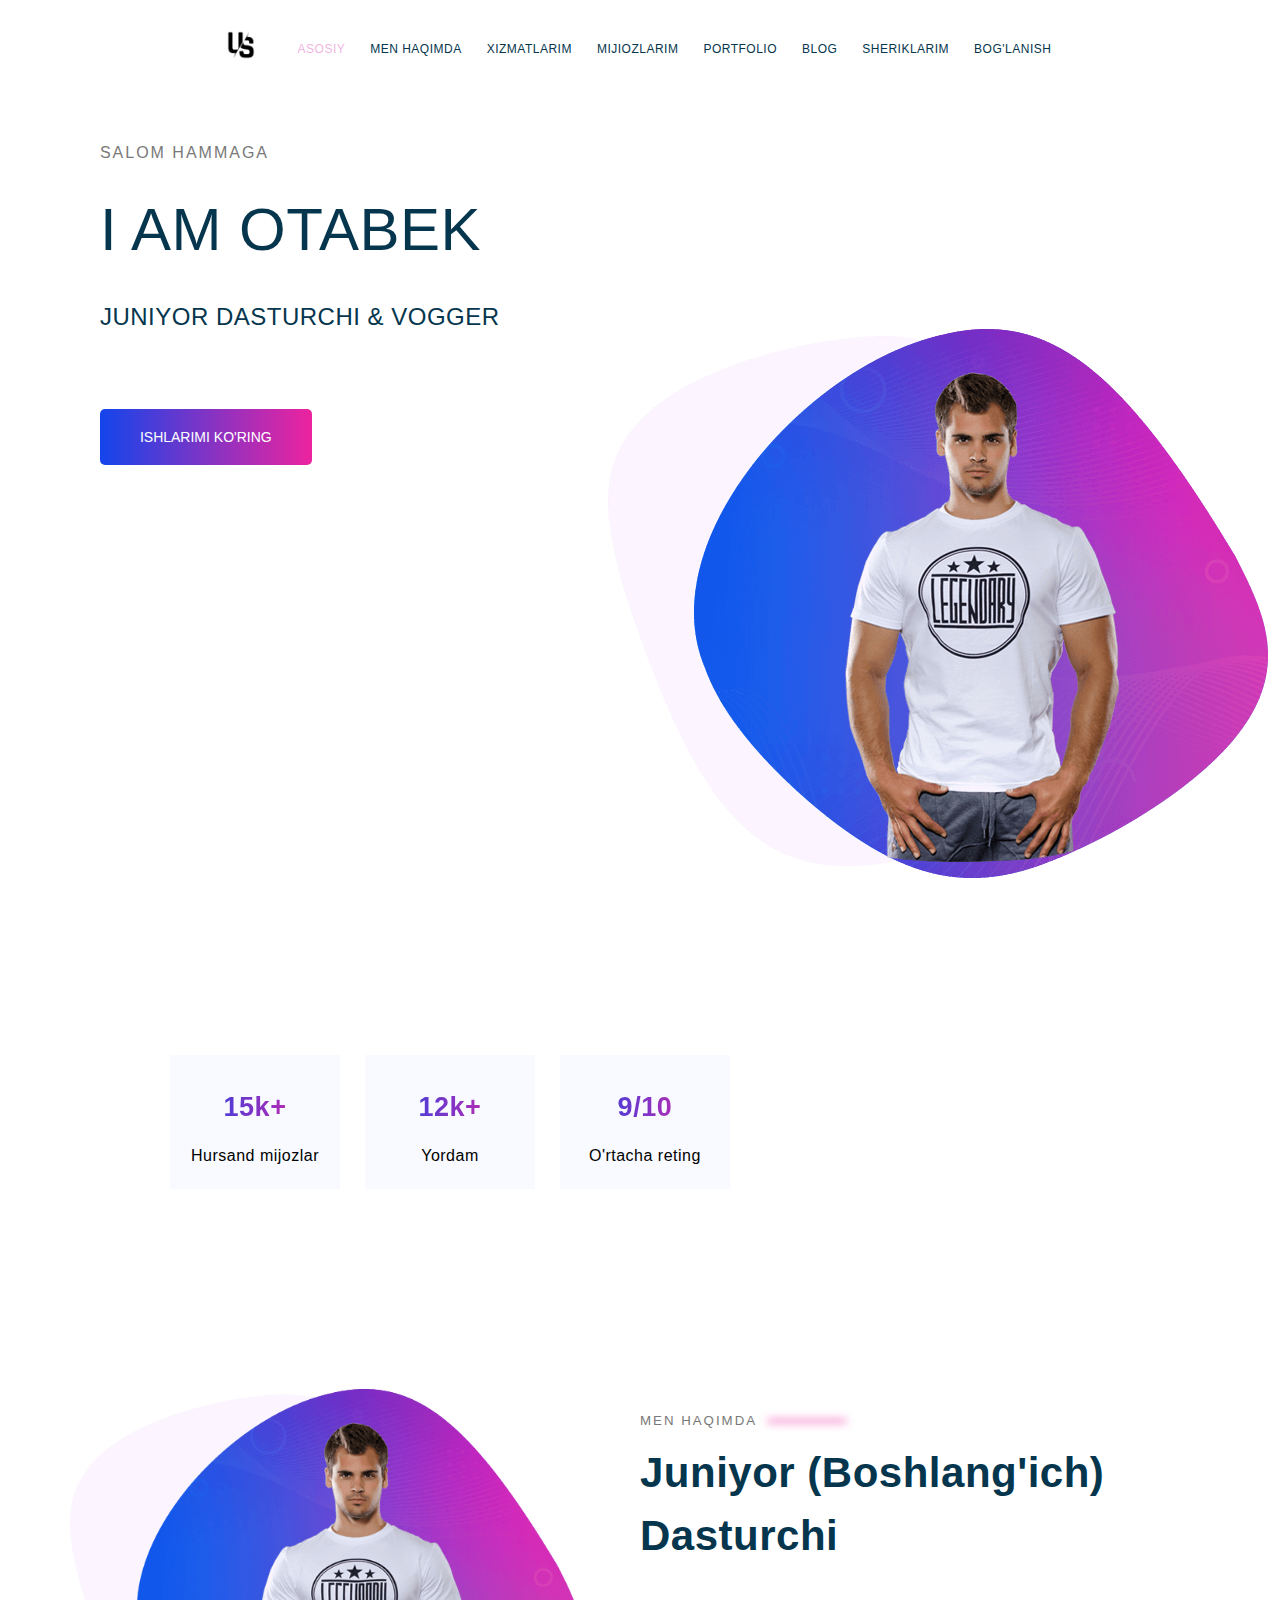
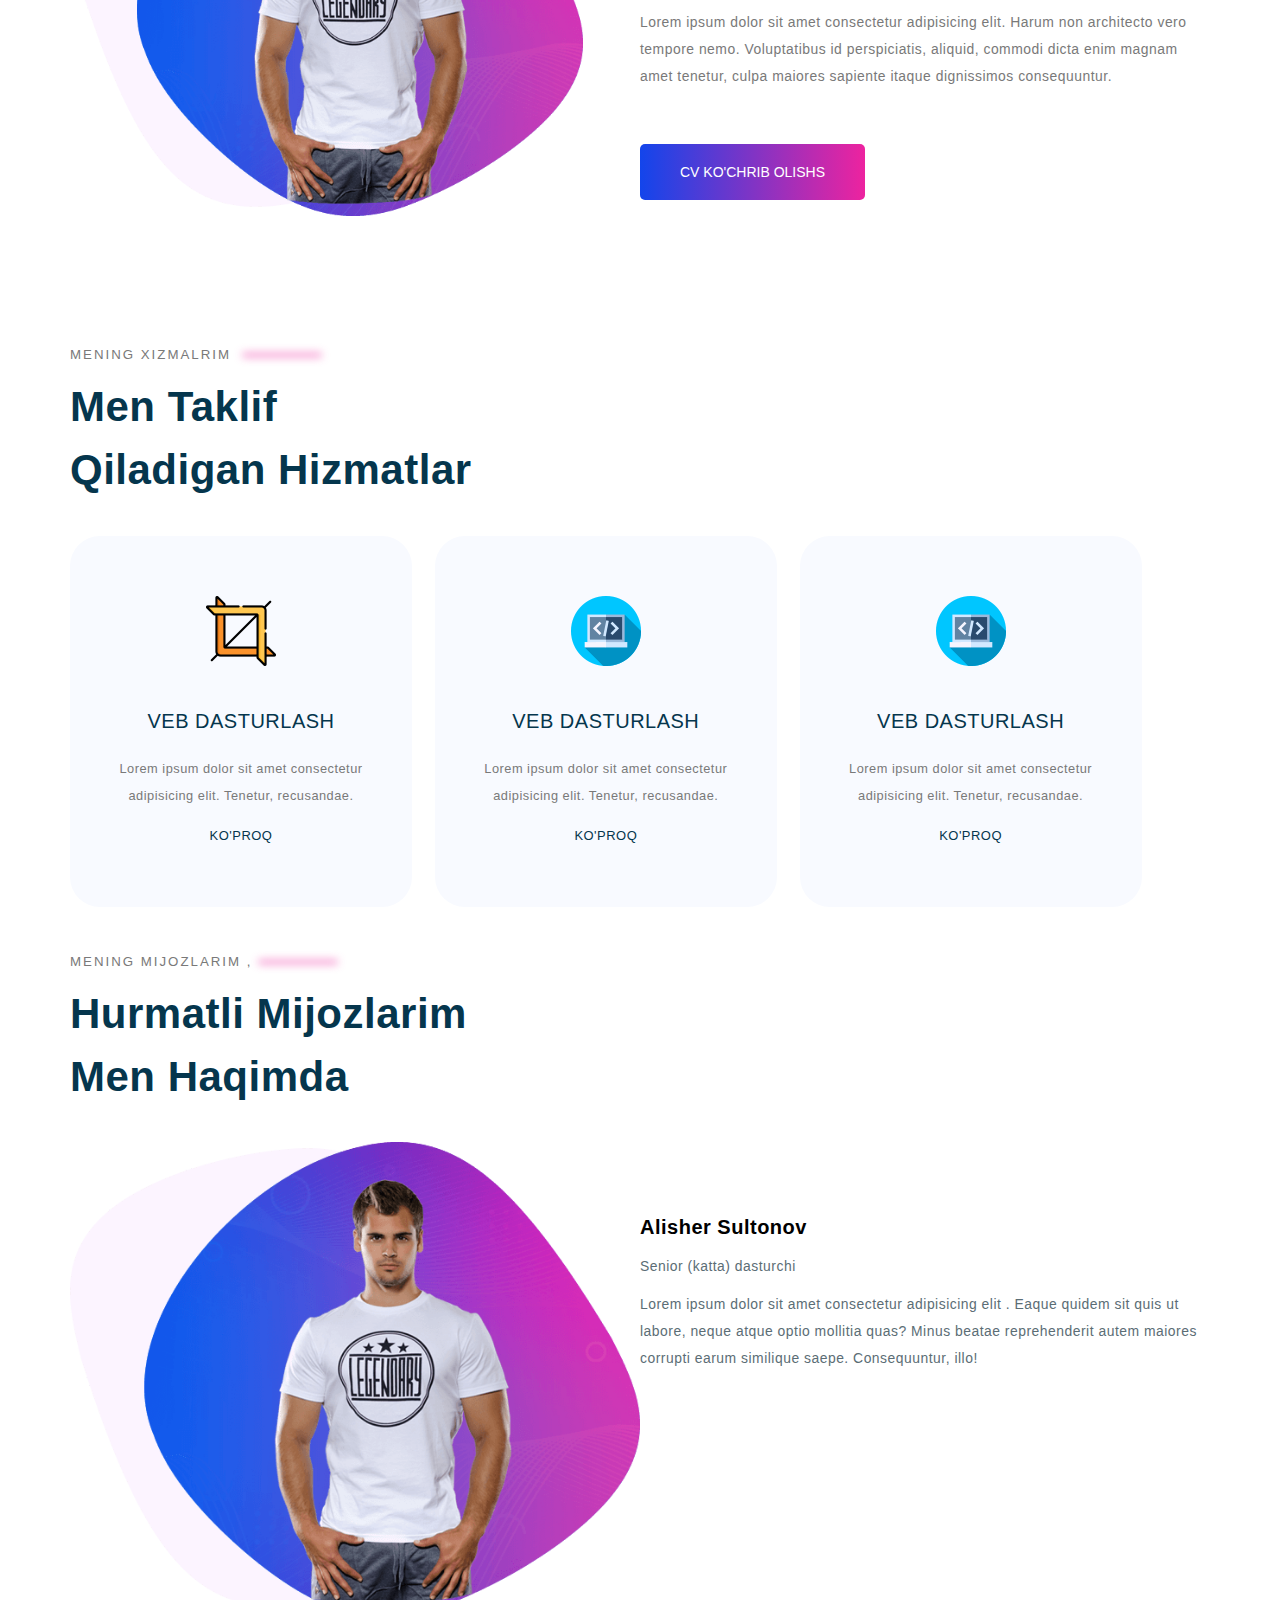
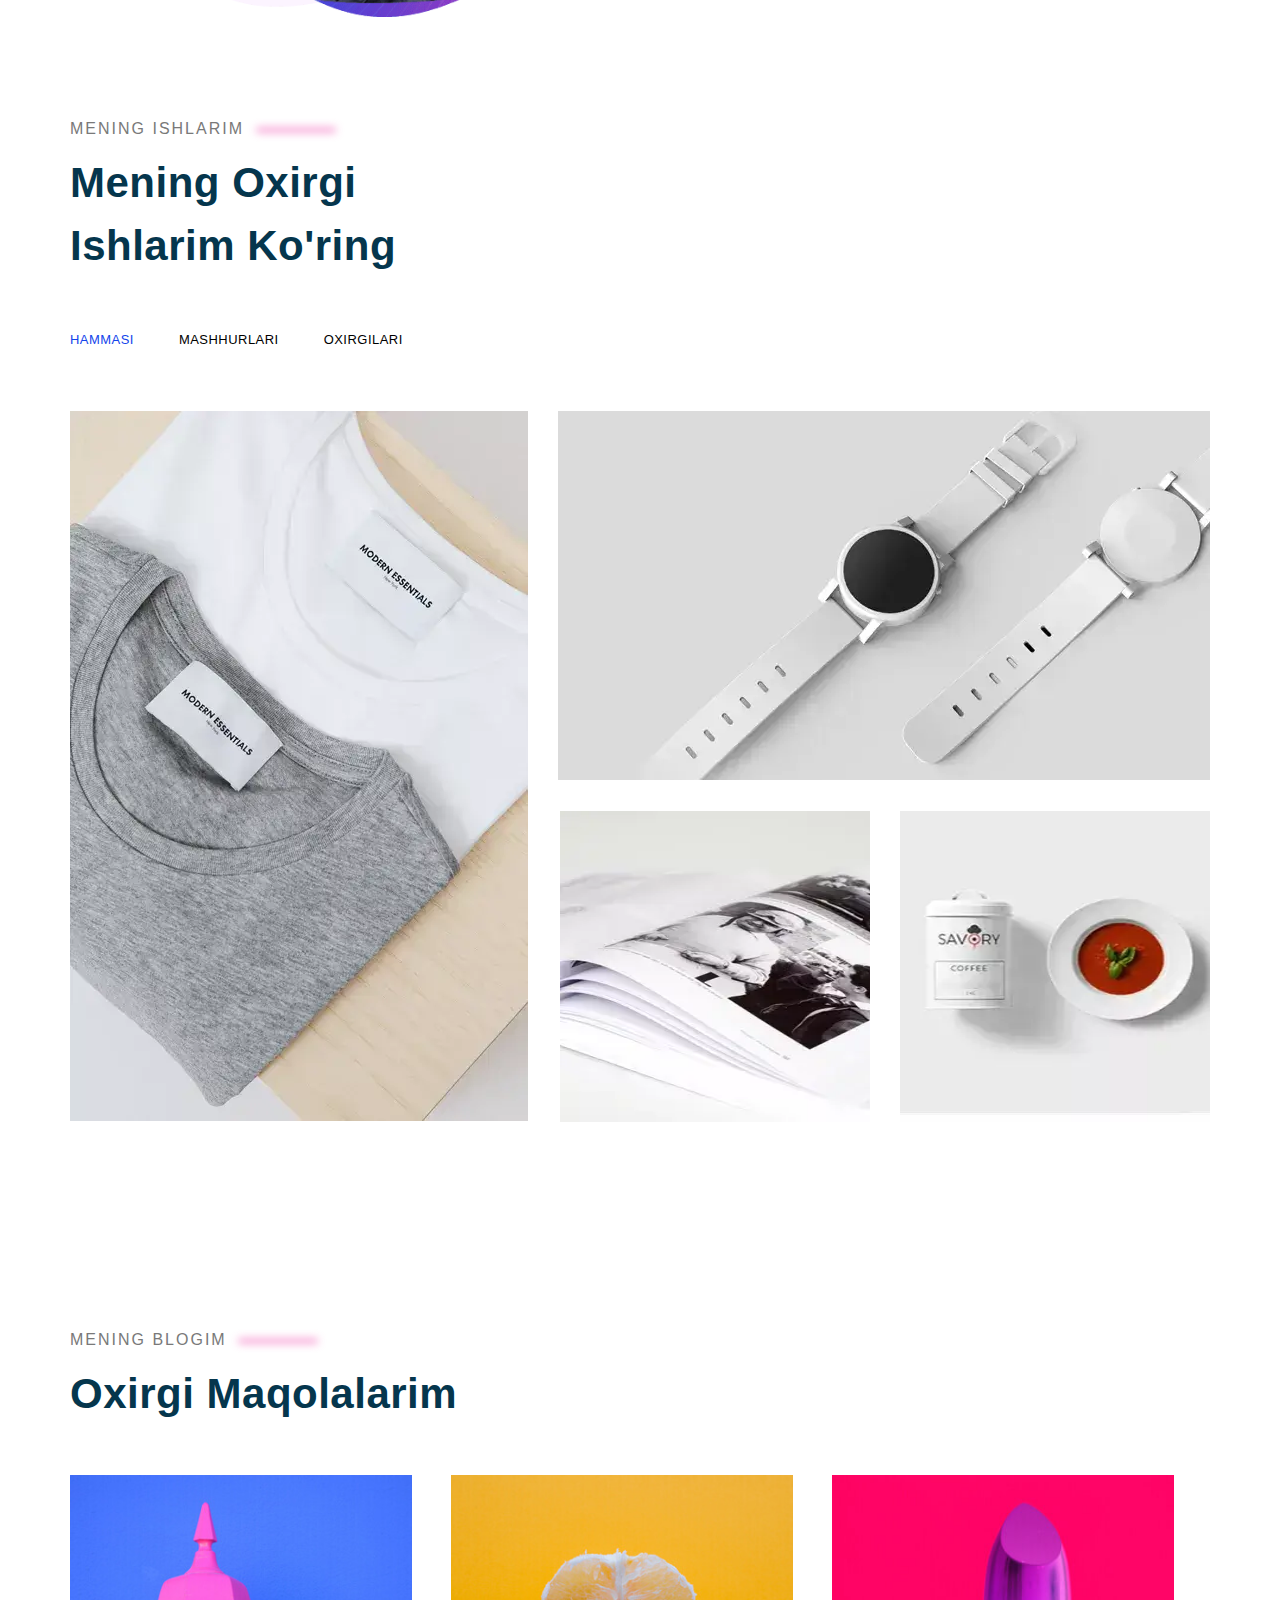
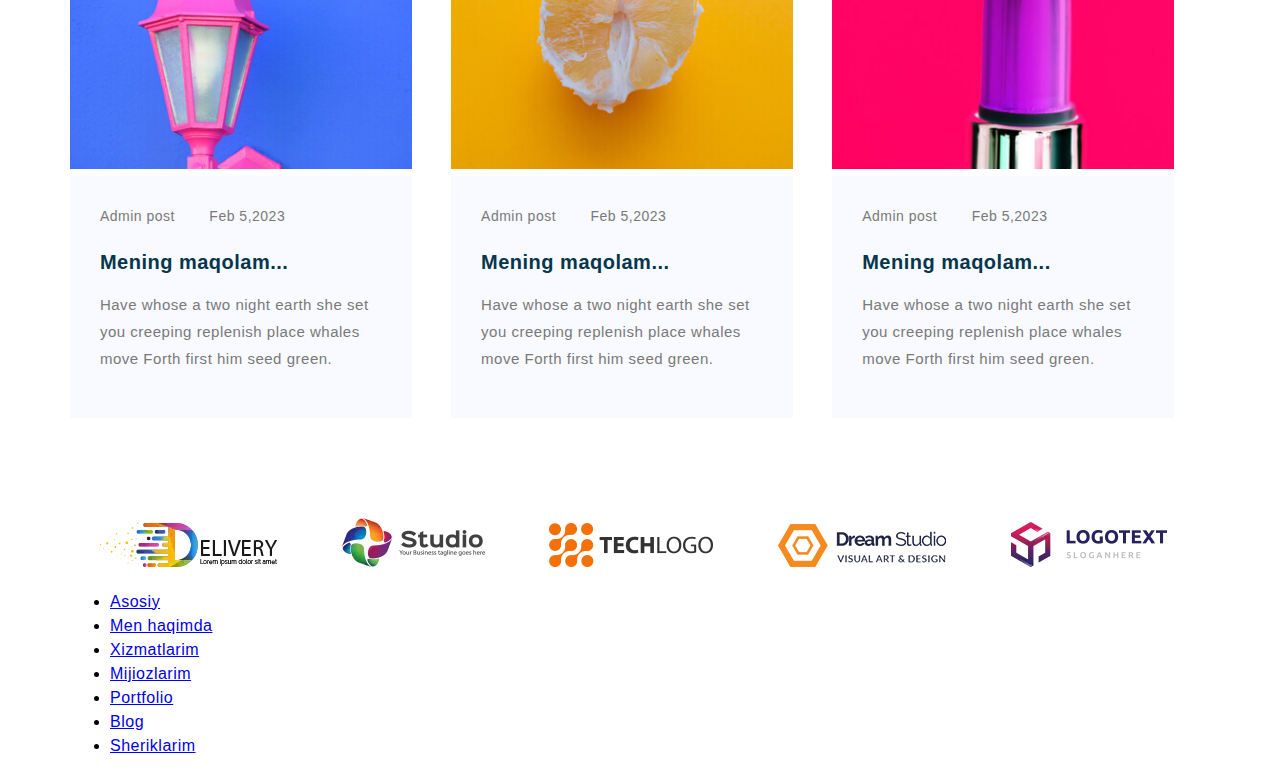
<file: index.html>
<!DOCTYPE html>
<html lang="en">
<head>
    <meta charset="UTF-8">
    <meta http-equiv="X-UA-Compatible" content="IE=edge">
    <meta name="viewport" content="width=device-width, initial-scale=1.0">
    <link rel="stylesheet" href="https://cdnjs.cloudflare.com/ajax/libs/font-awesome/6.2.1/css/all.min.css" integrity="sha512-MV7K8+y+gLIBoVD59lQIYicR65iaqukzvf/nwasF0nqhPay5w/9lJmVM2hMDcnK1OnMGCdVK+iQrJ7lzPJQd1w==" crossorigin="anonymous" referrerpolicy="no-referrer" />
    <!-- <link rel="stylesheet" href="css/necolas.github.io_normalize.css_8.0.1_normalize.css">
    <link rel="stylesheet" href="css/main.css">
    <link rel="stylesheet" href="css/connection-1.css"> -->
     <link rel="stylesheet" href="css/stylesh-min.css">
    <title>loyiha</title>
</head>
<body>
    <!--header section-->
         <header class="main-header">
            <div class="container">
            <div class="main_heder_brend">
                <a href="index.htlm">
                    <img src="img/logo.png" alt=
                    "logo">
                </a>
            </div>
            <nav class="main_navigation">
                <ul class="main-navigation__item">
                   <li class="main-navigation__item activ">
                    <a href="index.html">Asosiy</a>
                </li>
                   <li class="main-navigation__item">
                    <a href="#About-me">Men haqimda</a>
                </li>
                   <li class="main-navigation__item">
                    <a href="#services">Xizmatlarim</a>
                </li>
                   <li class="main-navigation__item">
                    <a href="#clients">Mijiozlarim</a>
                </li>
                   <li class="main-navigation__item">
                    <a href="#portfolio">Portfolio</a>
                </li>
                   <li class="main-navigation__item">
                    <a href="#blog">Blog</a>
                </li>
                   <li class="main-navigation__item">
                    <a href="#partners">Sheriklarim</a>
                </li>
                <li class="main-navigation__item">
                    <a href="connection-me.html" target="_blank">Bog'lanish</a>
                </li>
                </ul>
            </nav>
         </div>
        </header>
    <!--/header section-->

    <!--main section-->
    <div class="main-banner">
        <div class="container">
            <div class="main-section-info ">
                <section id="main-section" class="main-section">
                    <h4 class="main-section__welcome to-uppercase">Salom hammaga</h4>
                    <h1 class="main-section-introduction to-uppercase"> i am Otabek</h1>
                    <h3 class="main-section-position to-uppercase">juniyor dasturchi & Vogger</h3>
                    <div class="main-section__social-networks">
                        <a href="https://t.me/kursant_06_22" target="_blank" >
                            <i class="fab fa-telegram"></i>
                        </a>
                        <a href="#" >
                            <i class="fab fa-youtube"></i>
                        </a>
                        <a href="#">
                            <i class="fab fa-tiktok"></i>
                        </a>
                        <a href="https://github.com/Otabekdev006" target="_blank">
                            <i class="fab fa-github"></i>
                        </a>
                    </div>
                    <button type="button" class="main-section-action to-uppercase button">
                        ishlarimi ko'ring
                    </button>
            <div class="main-section__image">
                <img src="img/about-me.png"alt="my image">
            </div>
        </section>
        <div class="clearfix"></div>
    </div>

    <!--/main section-->
        <div class="container">
            <section id="statistics" class="statistics">
                <div class="statistics__item">
                    <h3 class="statistics_number">
                        15k+
                    </h3>
                    <p statistics__title>
                        Hursand mijozlar
                    </p>
                </div>
                <div class="statistics__item">
                    <h3 class="statistics_number">
                        12k+
                    </h3>
                    <p statistics__title>
                        Yordam
                    </p>
                </div>
                <div class="statistics__item">
                    <h3 class="statistics_number">
                        9/10
                    </h3>
                    <p statistics__title>
                        O'rtacha reting
                    </p>
                </div>
            </section>
        </div>
    <!--statika-->

        <!--About me section-->
         <div class="container">
            <section id="About-me" class="about-me">
                <div class="about-me__image">
                  <img src="img/about-me.png" alt="about me image">
                </div>
                <div class="about-me__info">
                  <h5 class="section-subtitle">
                      Men haqimda
                      <span class="blur-line"></span>
                  </h5>
                  <h3 class="section-title">
                      Juniyor (boshlang'ich) dasturchi
                  </h3>
                  <p class="about-me__description">
                    Lorem ipsum dolor sit amet consectetur adipisicing elit. Harum non architecto vero tempore nemo.
                     Voluptatibus id perspiciatis, aliquid,
                     commodi dicta enim magnam amet tenetur, culpa maiores sapiente itaque dignissimos consequuntur.
                  </p>
                  <button type="button" class="button to-uppercase about-me__action">
                      CV ko'chrib olishs
                  </button>
                </div>
          </section>
         </div>
    <div class="clearfix"></div>
    <!--/About me section-->

       <!--services section-->
        <div class="container">
            <section id="services" class="services">
                <h5 class="section-subtitle">
                    Mening Xizmalrim
                    <span class="blur-line"></span>
                </h5>
                 <h2 class="section-title">
                    Men taklif<br>
                    qiladigan hizmatlar
                 </h2>
                    <div class="services__cards">
                        <div class="services-card">
                            <img class="services-card__icon" src="img/service-1.png" alt="1-icon">
                            <h5 class="services-card__title">
                                Veb dasturlash
                            </h5>
                            <p class="services-card__description">
                                Lorem ipsum dolor sit amet consectetur adipisicing elit. Tenetur, recusandae.
                            </p>
                            <a href="#" class="services-card__link"> Ko'proq</a>
                        </div>
                        <div class="services__cards">
                            <div class="services-card">
                                <img class="services-card__icon" src="img/service-3.png" alt="1-icon">
                                <h5 class="services-card__title">
                                    Veb dasturlash
                                </h5>
                                <p class="services-card__description">
                                    Lorem ipsum dolor sit amet consectetur adipisicing elit. Tenetur, recusandae.
                                </p>
                                <a href="#" class="services-card__link"> Ko'proq</a>
                            </div>
                            <div class="services__cards">
                                <div class="services-card">
                                    <img class="services-card__icon" src="img/service-3.png" alt="1-icon">
                                    <h5 class="services-card__title">
                                        Veb dasturlash
                                    </h5>
                                    <p class="services-card__description">
                                        Lorem ipsum dolor sit amet consectetur adipisicing elit. Tenetur, recusandae.
                                    </p>
                                    <a href="#" class="services-card__link"> Ko'proq</a>
                                </div>
                    </div>
               </section>
        </div>
       <!--/serverces section-->

       <!--clients section-->
       <section id="clients" class="clients">
           <div class="container">
            <section id="portifoliyo" class="clients">
                <h5 class="section-subtitle">
                    Mening mijozlarim
                    ,<span class="blur-line"></span>
                </h5>
                <h2 class="section-title">
                    Hurmatli mijozlarim<br>
                    Men haqimda

                </h2>
                <div class="clients-items">
                    <div class="client-item__image">
                        <img src="img/about-me.png" alt="mijoz-1">
                    </div>
                    <div class="client-item__info">
                        <h3 class="client-item__name">
                            Alisher Sultonov
                        </h3>
                        <p class="client-item__position">
                            Senior (katta) dasturchi
                        </p>
                          <P class="client-item__reviev">
                            Lorem ipsum dolor sit amet consectetur adipisicing elit
                            . Eaque quidem sit quis ut labore, neque atque optio mollitia quas? Minus beatae reprehenderit autem maiores corrupti
                             earum similique saepe. Consequuntur, illo!
                          </P>
                          <div class="client-item__rate">
                            <i class="fa-regular fa-star"></i>
                            <i class="fa-regular fa-star"></i>
                            <i class="fa-regular fa-star"></i>
                            <i class="fa-regular fa-star"></i>
                            <i class="fa-regular fa-star"></i>
                        </div>
                    </div>
                </div>
               </section>
               <div class="clearfix"></div>
           </div>
       </section>
             <!--/clients section-->

       <!--/portifoliyo section-->
           <div class="container">
            <section id="portfolio" class="portfolio" >
                <div class="section-subtitle">
                  Mening ishlarim
                  <span class="blur-line"></span>
                </div>
                 <div class="section-title">
                   Mening oxirgi<br>
                   ishlarim ko'ring
                 </div>
                 <ul class="portfolio-filters">
                    <li class="active">Hammasi</li>
                    <li>Mashhurlari</li>
                    <li>Oxirgilari</li>
                 </ul>
                  <div class="portfolio-items">
                    <div class="portfolio-item portfolio-item-1 ">
                        <img src="img/p1.jpg" alt="portfolio 1" class="portfolio-item__image-1">
                        <div class="portfolio-item__overlay"></div>
                        <div class="portfolio-item__info">
                            <h4>
                                <a href="#">portfolio-item 1</a>
                            </h4>
                            <p>
                                Ishim haqida
                            </p>
                        </div>
                    </div>
                    <div class="portfolio-item portfolio-item-2">
                        <img src="img/sohot.jpg" alt="portfolio 2" class="portfolio-item__image-2">
                        <div class="portfolio-item__overlay"></div>
                        <div class="portfolio-item__info">
                            <h4>
                                <a href="#">portfolio-item 2</a>
                            </h4>
                            <p>
                                Ishim haqida
                            </p>
                        </div>
                    </div>
                    <div class="portfolio-item portfolio-item-3">
                        <img src="img/p2.jpg" alt="portfolio 3" class="portfolio-item__image-3">
                        <div class="portfolio-item__overlay"></div>
                        <div class="portfolio-item__info">
                            <h4>
                                <a href="#">portfolio-item 3</a>
                            </h4>
                            <p>
                                Ishim haqida
                            </p>
                        </div>
                    </div>
                    <div class="portfolio-item portfolio-item-4">
                        <img src="img/p3.jpg" alt="portfolio 4" class="portfolio-item__image-4">
                        <div class="portfolio-item__overlay"></div>
                        <div class="portfolio-item__info">
                            <h4>
                                <a href="#">portfolio-item 4</a>
                            </h4>
                            <p>
                                Ishim haqida
                            </p>
                        </div>
                    </div>
                  </div>
           </section>
           </div>
       <!--/portifoliyo section-->
       <!--blog section-->
        <div class="container">
            <section id="blog" class="blog">
                   <div class="section-subtitle">
                    Mening blogim
                    <span class="blur-line"></span>
                   </div>
                   <div class="section-title">
                      Oxirgi maqolalarim
                   </div>
                   <div class="blog-items">
                    <div class="blog-item">
                        <div class="blog-item__image">
                            <img src="img/blog-1.jpg" alt="blog image 1">
                        </div>
                        <div class="blog-item__info">
                              <div class="blog-item__main-info">
                                  <span class="blog-item__author">
                                   <i class="fa fa-user"></i>
                                    Admin post
                                  </span>
                                   <span class="blog-item__date">
                                    <i class="fa fa-calendar"></i>
                                    Feb 5,2023
                                   </span>
                              </div>
                              <h5 class="blog-item__title">
                                Mening maqolam...
                              </h5>
                              <p class="blog-item__description">
                                Have whose a two night earth she set you creeping replenish place whales move Forth first him seed green.
                              </p>
                              <a class="blog-item__learn-more">

                              </a>
                        </div>
                    </div>
                    <div class="blog-item">
                        <div class="blog-item__image">
                            <img src="img/blog-2.jpg" alt="blog image 1">
                        </div>
                        <div class="blog-item__info">
                              <div class="blog-item__main-info">
                                  <span class="blog-item__author">
                                   <i class="fa fa-user"></i>
                                    Admin post
                                  </span>
                                   <span class="blog-item__date">
                                    <i class="fa fa-calendar"></i>
                                    Feb 5,2023
                                   </span>
                              </div>
                              <h5 class="blog-item__title">
                                Mening maqolam...
                              </h5>
                              <p class="blog-item__description">
                                Have whose a two night earth she set you creeping replenish place whales move Forth first him seed green.
                              </p>
                              <a class="blog-item__learn-more">

                              </a>
                        </div>
                    </div>
                    <div class="blog-item">
                        <div class="blog-item__image">
                            <img src="img/blog-3.jpg" alt="blog image 1">
                        </div>
                        <div class="blog-item__info">
                              <div class="blog-item__main-info">
                                  <span class="blog-item__author">
                                   <i class="fa fa-user"></i>
                                    Admin post
                                  </span>
                                   <span class="blog-item__date">
                                    <i class="fa fa-calendar"></i>
                                    Feb 5,2023
                                   </span>
                              </div>
                              <h5 class="blog-item__title">
                                Mening maqolam...
                              </h5>
                              <p class="blog-item__description">
                                Have whose a two night earth she set you creeping replenish place whales move Forth first him seed green.
                              </p>
                              <a class="blog-item__learn-more">

                              </a>
                        </div>
                    </div>
                   </div>
            </section>
        </div>
       <!--/blog section-->

       <!--Partners section-->
       <div class="container">
        <section id="partners" class="partners">
            <div class="partner">
                <img src="img/logo1.png" alt="logo 1">
            </div>
            <div class="partner">
                <img src="img/logo2.png" alt="logo 2">
            </div>
            <div class="partner">
                <img src="img/logo3.png" alt="logo 3">
            </div>
            <div class="partner">
                <img src="img/logo4.png" alt="logo 4">
            </div>
            <div class="partner">
                <img src="img/logo5.png" alt="logo 5">
            </div>
        </section>
       </div>
       <!--/partners section-->

       <!--footer section-->
       <footer>
        <nav>
            <ul>
               <li><a href="#">Asosiy</a></li>
               <li><a href="#">Men haqimda</a></li>
               <li><a href="#">Xizmatlarim</a></li>
               <li><a href="#">Mijiozlarim</a></li>
               <li><a href="#">Portfolio</a></li>
               <li><a href="#">Blog</a></li>
               <li><a href="#">Sheriklarim</a></li>
        </nav>
       </footer>
       <!--/footer section-->



</body>
</html>
</file>
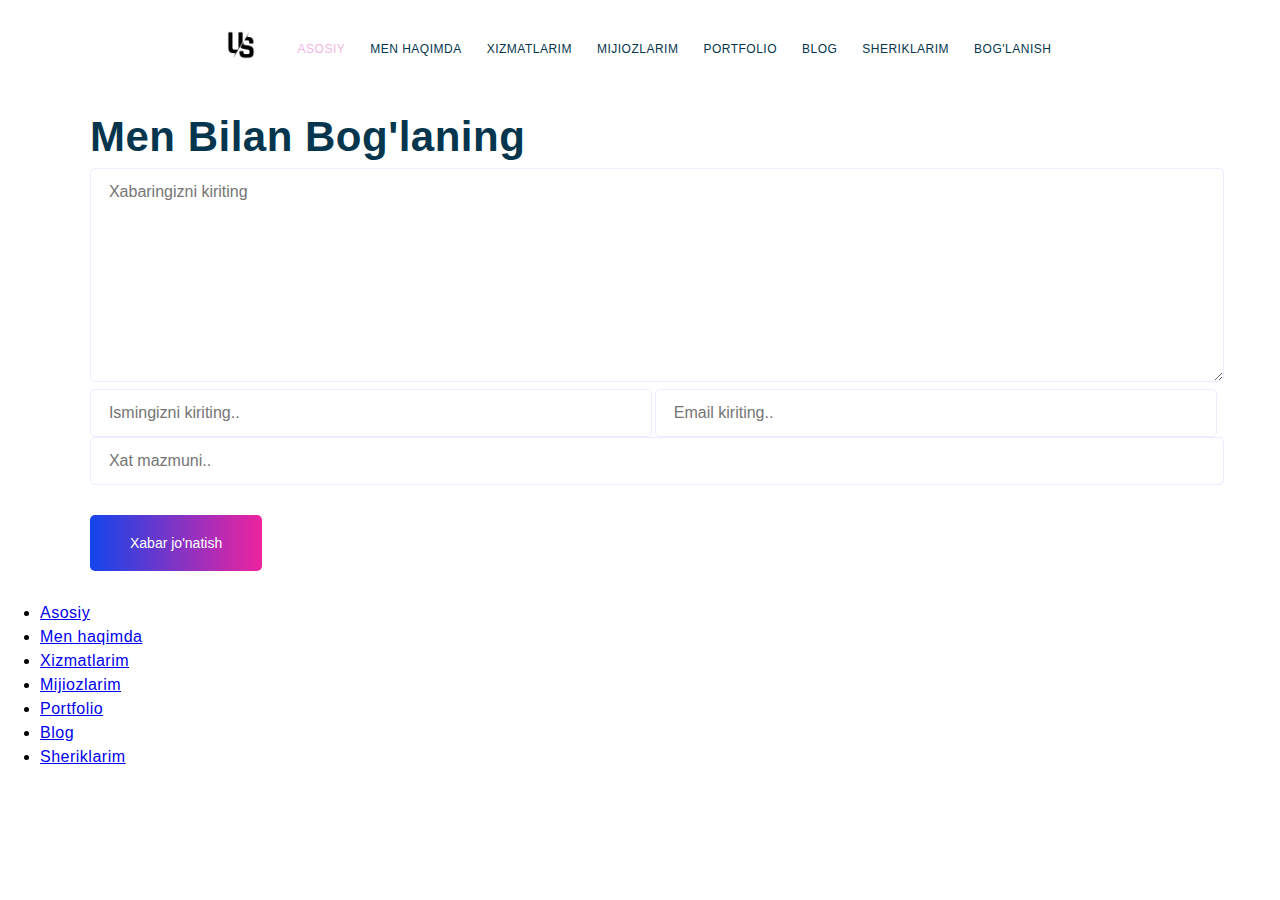
<file: connection-me.html>
<!DOCTYPE html>
<html lang="en">
<head>
    <meta charset="UTF-8">
    <meta http-equiv="X-UA-Compatible" content="IE=edge">
    <meta name="viewport" content="width=device-width, initial-scale=1.0">
    <link rel="stylesheet" href="https://cdnjs.cloudflare.com/ajax/libs/font-awesome/6.2.1/css/all.min.css" integrity="sha512-MV7K8+y+gLIBoVD59lQIYicR65iaqukzvf/nwasF0nqhPay5w/9lJmVM2hMDcnK1OnMGCdVK+iQrJ7lzPJQd1w==" crossorigin="anonymous" referrerpolicy="no-referrer" />
    <!-- <link rel="stylesheet" href="css/necolas.github.io_normalize.css_8.0.1_normalize.css">
    <link rel="stylesheet" href="css/connection-1.css">
    <link rel="stylesheet" href="css/connection-2.css"> -->
    <link rel="stylesheet" href="css/stylesh-min.css">
    <title>Bog'lanish</title>
</head>
<body>
    <!--header section-->
         <header class="main-header">
            <div class="container"></div>
            <div class="main_heder_brend">
                <a href="index.htlm">
                    <img src="img/logo.png"alt=
                    "logo">
                </a>
            </div>
            <nav class="main_navigation">
                <ul class="main-navigation__item">
                   <li class="main-navigation__item activ">
                    <a href="index.html">Asosiy</a>
                </li>
                   <li class="main-navigation__item">
                    <a href="#About-me">Men haqimda</a>
                </li>
                   <li class="main-navigation__item">
                    <a href="#services">Xizmatlarim</a>
                </li>
                   <li class="main-navigation__item">
                    <a href="#clients">Mijiozlarim</a>
                </li>
                   <li class="main-navigation__item">
                    <a href="#portfolio">Portfolio</a>
                </li>
                   <li class="main-navigation__item">
                    <a href="#Blog">Blog</a>
                </li>
                   <li class="main-navigation__item">
                    <a href="#partners">Sheriklarim</a>
                </li>
                <li class="main-navigation__item">
                    <a href="connection-me.html" target="_blank">Bog'lanish</a>
                </li>
                </ul>
            </nav>
         </div>
        </header>
    <!--/header section-->

             <div class="container">
                <section class="contact">
                    <div class="section-title">
                        Men bilan bog'laning
                    </div>
                    <form action="/server.php" method="get">
                           <textarea rows="10" placeholder="Xabaringizni kiriting" name="massege" ></textarea>
                            <div class="half-row contact__firstname">
                                <input type="text" placeholder="Ismingizni kiriting.." name="firstname">
                            </div>
                             <div class="half-row contact__email">
                                <input  type="email" placeholder="Email kiriting.." name="email">
                             </div>
                            <input  type="text" placeholder="Xat mazmuni.." name="subject">
                            <button class="button contact-send" type="submit">Xabar jo'natish</button>
                    </form>
                </section>
             </div>

       <!--footer section-->
       <footer>
        <nav>
            <ul>
               <li><a href="#">Asosiy</a></li>
               <li><a href="#">Men haqimda</a></li>
               <li><a href="#">Xizmatlarim</a></li>
               <li><a href="#">Mijiozlarim</a></li>
               <li><a href="#">Portfolio</a></li>
               <li><a href="#">Blog</a></li>
               <li><a href="#">Sheriklarim</a></li>
        </nav>
       </footer>
       <!--/footer section-->



</body>
</html>
</file>
<file: css/main.css>
/*core style*/
/*main section */
/* .manin-banner{
    background:url();
    background-position:center;
    background-size: cover;
    min-height:890px;
} */
/* body */
:root{
    --outline-color:#ff7500;
    --yellow-color:#FFDB02;
    --pink-color:#ed239f;
    --text-black-color:#797979;
    --blue-color:#05364e;
    --blue-background-color:#1345eb;
    --only-blue-text-color:#05364d;
    --green-color:#8FA1AA;
    --only-green-color:#5b6d75;
    --white-text-color:#FFFFFF;
    --white-color-text:#F8FAFF;
    --only-blue:#1C44E4;
    --background-blue-color:#5F30ff;
    --rgba-blue-color:rgba(19,69,230,0.9);
    --rgba-black-color:rgb(5 54 77 /10%);
}
body{
   font-size:16px;
   line-height: 1.5;
   font-family:"Roboto","Arial",sans-serif;
   letter-spacing:0.5px;
}
*:focus{
    outline:2px dotted var(--outline-color);
    outline-offset:3px;
 }

/* //body */
.main-section{
    padding:7.5rem 1.87rem;
}
.main-section > div {
    width:85%;

}

.main-section__image{
      text-align:right;
      margin-left:150px;
      position: relative;
      bottom:50px;
      left: 100px;
}
.main-section__image img{
    margin-bottom:-100px;
    width:350px 080px;

}
.main-section__welcome{
    font-size: 1rem;
    font-weight: 400;
    margin-bottom:1.25rem;
    color:var(--text-black-color);
    letter-spacing:2px;
}
.main-section-introduction{
    margin-top:1.25rem;
    font-size:3.75rem;
    font-weight:500;
    margin-bottom:1.25rem;
    color:var(--blue-color);
}
.main-section-position{
    color:var(--blue-color);
    font-size:1.5rem;
    font-weight: 300;
    margin-bottom:1.25rem ;
}
.main-section__social-networks a{
    color: var(--green-color);
    font-size:1.25rem;
    display: inline-block;
    margin-right:1rem;
    cursor: pointer;

}
.main-section__social-networks a{
    color:var(--green-color);
    font-size:20px;
    display:inline-block;
    margin-right:16px;
    cursor: pointer;
}
.main-section__social-networks a:hover i{
    color:var(--only-blue);
}

.main-section-action{
    margin-top:1.87rem;

}
/*statistics section*/
.statistics{
    padding:6.25rem;

}
.statistics__item{
    display:inline-block;
    background-color: var(--white-color-text);
    text-align: center;
    padding: 0.32rem 0.625rem;
    margin-right:1.25rem;
    width: 150px;

}
.statistics_number {
    font-size:1.69rem;
     margin-bottom:0.32rem;
     background:linear-gradient(90deg,var(--blue-background-color) 0%,var(--pink-color) 100%);
     -webkit-background-clip:text;
     -webkit-text-fill-color:transparent;
}
.statistics__title{
    font-size:1rem;
    color:var(--text-black-color);
    font-weight:300;

}
/* abou-mesection */
.about-me{
    padding: 6.25rem 0;
}

.about-me > div {
    width:50%;
    float:left;
}
.about-me__image{
    display:inline-block;
    float: left;
}
.about-me__description p{
    float: left;
}
.about-me__image img{
    width:90%;

}
.about-me__description{
      font-size: 0.87rem;
      font-weight: 300;
      color: var(--text-black-color);
      line-height:1.69rem;
      
}
.about-me__action{
    margin-top:2.5rem;
}
/*services section style*/
.services{
    padding-top:6.25rem;
}
.services-card{
    float: left;
    display:inline-block;
    width:30%;
    padding:3.75rem 1.87rem;
    background-color:var(--white-color-text);
    margin-right:2%;
    text-align: center;
    box-sizing: border-box;
    border-radius:30px;
    margin-bottom: 45px;


}
.services-card__title{
    color:var(--only-blue-text-color);
    font-size:1.25rem;
    font-weight: 500;
    margin-bottom:1.25rem;
    text-transform: uppercase;
}
.services-card__description{
    font-size:0.8rem;
    line-height:1.68rem;
    font-weight: 300;
    color: var(--text-black-color);
}
.services-card__link{
    font-size:0.81rem;
    font-weight:500;
    text-transform: uppercase;
    color: var(--only-blue-text-color);
    text-decoration: none;
}
.services-card:hover{
    background-color:var(--background-blue-color);



}
.services-card:hover .services-card__title,
.services-card:hover .services-card__description,
.services-card:hover .services-card__link {
    color:var(--white-text-color);
}
/*clients section style*/
.clients{
    padding-top:6.25rem;
}
.client-item > div{
    width:100%;
    box-sizing: border-box;
}
.client-item__info{
    padding-top:3.12rem;
    padding-left:3.12rem;

}
.client-item__image img{
    width:50%;
    float:left;
}
.client-item__name{
    font-size:1.25rem;
    margin-bottom:0.25rem;
}
.client-item__position{
    font-size:0.87rem;
    font-weight:300;
    color:var(--only-green-color);
}
.client-item__reviev{
      font-size:0.87rem;
      line-height:1.68rem;
      font-weight:300;
      color:var(--only-green-color);

}
.client-item__rate{
    color:var(--yellow-color);

}
/*portfolio section style*/
.portfolio{
    padding:6.25rem 0;
}
.portfolio-filters{
    list-style:none;
    padding-left:0;
    margin-top:3.12rem;
    text-transform: uppercase;
}
.portfolio-filters li{
  display:inline-block;
  margin-right:2.5rem;
  font-size:0.81rem;
  font-weight:400;
  text-decoration:uppercase;
  cursor: pointer;
}

.portfolio-filters li:hover,
.portfolio-filters li.active{
    color:var(--blue-background-color);
}
.portfolio-item{
    position: relative;
    display:inline-block;
    cursor: pointer;
    padding-top:0.625rem;
}
.portfolio-items{
    margin-top:3.125rem;
    position: relative;
}
.portfolio-item-2{
    position:absolute;
    top:0;
    right:0;
}
.portfolio-item-3{
    position:absolute;
    top:400px;
    left:490px;
}
.portfolio-item-3{
    position:absolute;
    top:400px;
    left:490px;
}
.portfolio-item-4{
    position:absolute;
    top:400px;
    right:0;
}
.portfolio-item__overlay{
    position:absolute;
    left:0;
    top:0;
    height:100%;
    width:100%;
    background:var(--rgba-blue-color);
    visibility:hidden;
    z-index:1;
}
.portfolio-item-1{
    padding-left:0;
}
.portfolio-item__image{
    width:100%;
}
.portfolio-item__info{
     position:absolute;
     bottom:44px;
     left:80px;
     color:var(--white-text-color);
     visibility: hidden;
     z-index:1;
}
.portfolio-item__info a{
    color:var(--white-text-color);
    text-decoration:none;
}
.portfolio-item:hover .portfolio-item__overlay{
    visibility:visible;
    top:20px;
    left:25px;
}
.portfolio-item:hover .portfolio-item__info{
    visibility:visible;
    bottom:24px;
    left:50px;
}
.portfolio-item__image-3{
    width:310px;
    height:311px;
}
.portfolio-item__image-4{
    width:310px;
    height:311px;
}
/*portfolio section style*/

/* blog section style  */
.blog{
    padding-top:6.25rem;
}
.blog-items{
    margin-top:3.125rem ;
}
.blog-item{
     display: inline-block;
     width:30%;
     margin-right:3%;
     box-sizing: border-box;
}
.blog-item__author{
    margin-right:30px;
}
.blog-item:hover{
    box-shadow:8px 10px 20px var(--rgba-black-color);
}
.blog-item:hover .blog-item__info{
    background-color:var(--white-text-color);
}
.blog-item__image img{
    width:100%;
}
.blog-item__info{
    background-color:var(--white-color-text);
    padding:1.87rem;
    color:var(--text-black-color)
}
.blog-item__main-info{
    font-size:14px;
    margin-right:30px;
    font-weight:lighter;
}
.blog-item__info i{
    margin: right 0.31rem;
}
.blog-item__title{
    font-size:1.25rem;
    margin-top:1.25rem;
    margin-bottom:0.94rem;
    color:var(--only-blue-text-color);
    font-weight:700;
}
.blog-item__description{
    line-height:1.68rem;
    font-weight:lighter;
    font-size:0.94rem ;
}
.blog-item__learn-more{
    font-size:0.81rem;
    font-weight:500;
    text-transform: uppercase;
    color:var(--only-blue-text-color);
    cursor: pointer;
}
.blog-item__learn-more:hover{
    color:var(--pink-color);
}
/*|| blog section style  */


/* partnes style section */
.partners{
    padding-top: 6.25rem;
}
.partner{
    display:inline-block;
    padding:0 1.87rem;

}


/*// partnes style section */
</file>
<file: css/connection-1.css>
:root{
    --outline-color:#ff7500;
    --white-text-color:#FFFFFF;
    --pink-color:#efb6df;
    --rgba-black-color:rgb(0 0 0/10%);
    --green-text-color:#797979;
    --blue-text-color:#1345eb;
    --blue-text:#05364d;
    --pink-text-color:#ed239f;
    --rgba-pink-color:rgba(237, 35, 159,0.6);
}
body{
    font-family:sans-serif;
    margin:0;
}
body{
    font-size:16px;
    line-height: 1.5;
    font-family:"Roboto","Arial",sans-serif;
    letter-spacing:0.5px;
 }
*:focus{
    outline:2px dotted var(--outline-color);
    outline-offset:3px;
 }
/* ///body */
.container{
    width: 1140px;

    margin:auto;
}
.to-uppercase{
    text-transform: uppercase;
}
.clearfix{
    clear: both;
}
/*main heder* style*/
.main-header {
     position:fixed;
     width:100%;
     top:0;
     left:0;
     background-color:var(--white-text-color);
     text-align: center;
     z-index:1;
     box-shadow:0px 3px 16px 0px,var(--rgba-black-color);
    
}
.main_heder_brend{
    display:inline-block;
    vertical-align: middle;
}
.section-subtitle{
    letter-spacing: 2px;
    font-weight: 500;
    margin-bottom:0.625rem;
    color: var(--green-text-color);
    text-transform: uppercase;
}
.section-title{
    margin-top:0.32rem;/* 5/16=032rem */
    font-size: 42px;/* 42/16=2.62 */
    font-weight:700;
    text-transform: capitalize;
    color: var(--blue-text);
}
.button{
    border: none;
    background:linear-gradient(to right,var(--blue-text-color) 0%,var(--pink-text-color) 50%,var(--blue-text-color) 100%);
    background-size:200% auto;
    color:var(--white-text-color);
    font-weight: 500;
    font-size: 14px;
    padding: 20px 40px;
    cursor:pointer;
    border-radius:5px;
    float:left;
    transition: background 0.6s ease;
}
.button:hover{
    background-position:right center;
}
.blur-line{
    display: inline-block;
    position: relative;
    top:-2px;
    margin-left:0.32rem;
    width: 80px;
    height:4px;
    background-color:var(--rgba-pink-color);
    filter: blur(4px);
    border-radius: 4px;
}
.main_heder_brend img{
      width: 64px;


}
.main_navigation{
        vertical-align:middle;
        display:inline-block;
}
.main-navigation__item{
    display:inline-block;
    padding: 0.625rem;
}
.main-navigation__item a{
       color: var(--blue-text);
       text-decoration:none;
       text-transform:uppercase;
       font-size:0.75rem;
       font-weight:500;
}
.main-navigation__item a:hover{
    color:var(--pink-color);

}
.main-navigation__item.activ a{
    color:var(--pink-color);

}
</file>
<file: css/stylesh-min.css>
body{font-size:16px;line-height:1.5;font-family:"Roboto","Arial",sans-serif;letter-spacing:.5px}*:focus{outline:2px dotted #ff7500;outline-offset:3px}.main-section{padding:7.5rem 1.87rem}.main-section>div{width:85%}.main-section__image{text-align:right;margin-left:150px;position:relative;bottom:50px;left:100px}.main-section__image img{margin-bottom:-100px;width:350px 80px}.main-section__welcome{font-size:1rem;font-weight:400;margin-bottom:1.25rem;color:#797979;letter-spacing:2px}.main-section-introduction{margin-top:1.25rem;font-size:3.75rem;font-weight:500;margin-bottom:1.25rem;color:#05364e}.main-section-position{color:#05364e;font-size:1.5rem;font-weight:300;margin-bottom:1.25rem}.main-section__social-networks a{color:#8fa1aa;font-size:1.25rem;display:inline-block;margin-right:1rem;cursor:pointer}.main-section__social-networks a{color:#8fa1aa;font-size:20px;display:inline-block;margin-right:16px;cursor:pointer}.main-section__social-networks a:hover i{color:#1c44e4}.main-section-action{margin-top:1.87rem}
.statistics{padding:6.25rem}.statistics__item{display:inline-block;background-color:#f8faff;text-align:center;padding:.32rem .625rem;margin-right:1.25rem;width:150px}.statistics_number{font-size:1.69rem;margin-bottom:.32rem;background:-webkit-gradient(linear,left top,right top,from(#1345eb),to(#ed239f));background:-o-linear-gradient(left,#1345eb 0%,#ed239f 100%);background:linear-gradient(90deg,#1345eb 0%,#ed239f 100%);-webkit-background-clip:text;-webkit-text-fill-color:transparent}.statistics__title{font-size:1rem;color:#797979;font-weight:300}.about-me{padding:6.25rem 0}.about-me>div{width:50%;float:left}.about-me__image{display:inline-block;float:left}.about-me__description p{float:left}.about-me__image img{width:90%}.about-me__description{font-size:.87rem;font-weight:300;color:#797979;line-height:1.69rem}.about-me__action{margin-top:2.5rem}.services{padding-top:6.25rem}.services-card{float:left;display:inline-block;width:30%;padding:3.75rem 1.87rem;background-color:#f8faff;margin-right:2%;text-align:center;-webkit-box-sizing:border-box;box-sizing:border-box;border-radius:30px;margin-bottom:45px}
.services-card__title{color:#05364d;font-size:1.25rem;font-weight:500;margin-bottom:1.25rem;text-transform:uppercase}.services-card__description{font-size:.8rem;line-height:1.68rem;font-weight:300;color:#797979}.services-card__link{font-size:.81rem;font-weight:500;text-transform:uppercase;color:#05364d;text-decoration:none}.services-card:hover{background-color:#5f30ff}.services-card:hover .services-card__title,.services-card:hover .services-card__description,.services-card:hover .services-card__link{color:#fff}.clients{padding-top:6.25rem}.client-item>div{width:100%;-webkit-box-sizing:border-box;box-sizing:border-box}.client-item__info{padding-top:3.12rem;padding-left:3.12rem}.client-item__image img{width:50%;float:left}.client-item__name{font-size:1.25rem;margin-bottom:.25rem}.client-item__position{font-size:.87rem;font-weight:300;color:#5b6d75}.client-item__reviev{font-size:.87rem;line-height:1.68rem;font-weight:300;color:#5b6d75}.client-item__rate{color:#ffdb02}.portfolio{padding:6.25rem 0}
.portfolio-filters{list-style:none;padding-left:0;margin-top:3.12rem;text-transform:uppercase}.portfolio-filters li{display:inline-block;margin-right:2.5rem;font-size:.81rem;font-weight:400;-webkit-text-decoration:uppercase;text-decoration:uppercase;cursor:pointer}.portfolio-filters li:hover,.portfolio-filters li.active{color:#1345eb}.portfolio-item{position:relative;display:inline-block;cursor:pointer;padding-top:.625rem}.portfolio-items{margin-top:3.125rem;position:relative}.portfolio-item-2{position:absolute;top:0;right:0}.portfolio-item-3{position:absolute;top:400px;left:490px}.portfolio-item-3{position:absolute;top:400px;left:490px}.portfolio-item-4{position:absolute;top:400px;right:0}.portfolio-item__overlay{position:absolute;left:0;top:0;height:100%;width:100%;background:rgba(19,69,230,.9);visibility:hidden;z-index:1}.portfolio-item-1{padding-left:0}.portfolio-item__image{width:100%}.portfolio-item__info{position:absolute;bottom:44px;left:80px;color:#fff;visibility:hidden;z-index:1}
.portfolio-item__info a{color:#fff;text-decoration:none}.portfolio-item:hover .portfolio-item__overlay{visibility:visible;top:20px;left:25px}.portfolio-item:hover .portfolio-item__info{visibility:visible;bottom:24px;left:50px}.portfolio-item__image-3{width:310px;height:311px}.portfolio-item__image-4{width:310px;height:311px}.blog{padding-top:6.25rem}.blog-items{margin-top:3.125rem}.blog-item{display:inline-block;width:30%;margin-right:3%;-webkit-box-sizing:border-box;box-sizing:border-box}.blog-item__author{margin-right:30px}.blog-item:hover{-webkit-box-shadow:8px 10px 20px rgb(5 54 77/10%);box-shadow:8px 10px 20px rgb(5 54 77/10%)}.blog-item:hover .blog-item__info{background-color:#fff}.blog-item__image img{width:100%}.blog-item__info{background-color:#f8faff;padding:1.87rem;color:#797979}.blog-item__main-info{font-size:14px;margin-right:30px;font-weight:lighter}.blog-item__info i{margin:right .31rem}.blog-item__title{font-size:1.25rem;margin-top:1.25rem;margin-bottom:.94rem;color:#05364d;font-weight:700}
.blog-item__description{line-height:1.68rem;font-weight:lighter;font-size:.94rem}.blog-item__learn-more{font-size:.81rem;font-weight:500;text-transform:uppercase;color:#05364d;cursor:pointer}.blog-item__learn-more:hover{color:#ed239f}.partners{padding-top:6.25rem}.partner{display:inline-block;padding:0 1.87rem}body{font-family:sans-serif;margin:0}body{font-size:16px;line-height:1.5;font-family:"Roboto","Arial",sans-serif;letter-spacing:.5px}*:focus{outline:2px dotted #ff7500;outline-offset:3px}.container{width:1140px;margin:auto}.to-uppercase{text-transform:uppercase}.clearfix{clear:both}.main-header{position:fixed;width:100%;top:0;left:0;background-color:#fff;text-align:center;z-index:1;-webkit-box-shadow:0px 3px 16px 0px,rgb(0 0 0/10%);box-shadow:0px 3px 16px 0px,rgb(0 0 0/10%)}.main_heder_brend{display:inline-block;vertical-align:middle}.section-subtitle{letter-spacing:2px;font-weight:500;margin-bottom:.625rem;color:#797979;text-transform:uppercase}.section-title{margin-top:.32rem;font-size:42px;font-weight:700;text-transform:capitalize;color:#05364d}
.button{border:none;background:-webkit-gradient(linear,left top,right top,from(#1345eb),color-stop(50%,#ed239f),to(#1345eb));background:-o-linear-gradient(left,#1345eb 0%,#ed239f 50%,#1345eb 100%);background:linear-gradient(to right,#1345eb 0%,#ed239f 50%,#1345eb 100%);background-size:200% auto;color:#fff;font-weight:500;font-size:14px;padding:20px 40px;cursor:pointer;border-radius:5px;float:left;-webkit-transition:background .6s ease;-o-transition:background .6s ease;transition:background .6s ease}.button:hover{background-position:right center}.blur-line{display:inline-block;position:relative;top:-2px;margin-left:.32rem;width:80px;height:4px;background-color:rgba(237,35,159,.6);-webkit-filter:blur(4px);filter:blur(4px);border-radius:4px}.main_heder_brend img{width:64px}.main_navigation{vertical-align:middle;display:inline-block}.main-navigation__item{display:inline-block;padding:.625rem}.main-navigation__item a{color:#05364d;text-decoration:none;text-transform:uppercase;font-size:.75rem;font-weight:500}
.main-navigation__item a:hover{color:#efb6df}.main-navigation__item.activ a{color:#efb6df}.contact{padding:6.25rem 1.25rem;-webkit-box-pack:justify;-ms-flex-pack:justify;justify-content:space-between}textarea,input{width:100%;padding:.87rem;margin-top:.625rem;margin-bottom:.625rem;border:1px solid #f0e9ff;border-radius:5px;color:#495057;padding-left:1.12rem;font-size:.81rem;background:0 0}textarea:focus,input:focus{outline:0}.half-row{float:left;width:48%;margin-right:7px}.contact__firstname{padding-right:.93rem}.contact__email{padding-left:.94rem}.contact-send{margin-top:1.87rem}html{line-height:1.15;-webkit-text-size-adjust:100%}body{margin:0}main{display:block}h1{font-size:2em;margin:.67em 0}hr{-webkit-box-sizing:content-box;box-sizing:content-box;height:0;overflow:visible}pre{font-family:monospace,monospace;font-size:1em}a{background-color:transparent}abbr[title]{border-bottom:none;text-decoration:underline;-webkit-text-decoration:underline dotted;text-decoration:underline dotted}b,strong{font-weight:bolder}
code,kbd,samp{font-family:monospace,monospace;font-size:1em}small{font-size:80%}sub,sup{font-size:75%;line-height:0;position:relative;vertical-align:baseline}sub{bottom:-.25em}sup{top:-.5em}img{border-style:none}button,input,optgroup,select,textarea{font-family:inherit;font-size:100%;line-height:1.15;margin:0}button,input{overflow:visible}button,select{text-transform:none}button,[type=button],[type=reset],[type=submit]{-webkit-appearance:button}button::-moz-focus-inner,[type=button]::-moz-focus-inner,[type=reset]::-moz-focus-inner,[type=submit]::-moz-focus-inner{border-style:none;padding:0}button:-moz-focusring,[type=button]:-moz-focusring,[type=reset]:-moz-focusring,[type=submit]:-moz-focusring{outline:1px dotted ButtonText}fieldset{padding:.35em .75em .625em}legend{-webkit-box-sizing:border-box;box-sizing:border-box;color:inherit;display:table;max-width:100%;padding:0;white-space:normal}progress{vertical-align:baseline}textarea{overflow:auto}[type=checkbox],[type=radio]{-webkit-box-sizing:border-box;box-sizing:border-box;padding:0}
[type=number]::-webkit-inner-spin-button,[type=number]::-webkit-outer-spin-button{height:auto}[type=search]{-webkit-appearance:textfield;outline-offset:-2px}[type=search]::-webkit-search-decoration{-webkit-appearance:none}::-webkit-file-upload-button{-webkit-appearance:button;font:inherit}details{display:block}summary{display:list-item}template{display:none}[hidden]{display:none}
</file>
<file: css/connection-2.css>
:root{
    --white-text-color:#f0e9ff;
    --green-color:#495057;
}
.contact{
    padding:6.25rem 1.25rem;
    justify-content: space-between;
 }
 
 textarea, input{
    width:100%;
    padding:0.87rem;
    margin-top:0.625rem;
    margin-bottom:0.625rem;
    border:1px solid var(--white-text-color);
    border-radius:5px;
    color:var(--green-color);
    padding-left:1.12rem;
    font-size:0.81rem;
    background:transparent;
 }
 textarea:focus,
 input:focus{
     outline:0;
 }
 .half-row{
     float: left;
     width:48%;
     margin-right:7px;
 
 }
 .contact__firstname{
     padding-right:0.93rem;
 
 }
 .contact__email{
     padding-left:0.94rem;
 }
 .contact-send{
     margin-top:1.87rem;
 }
</file>
